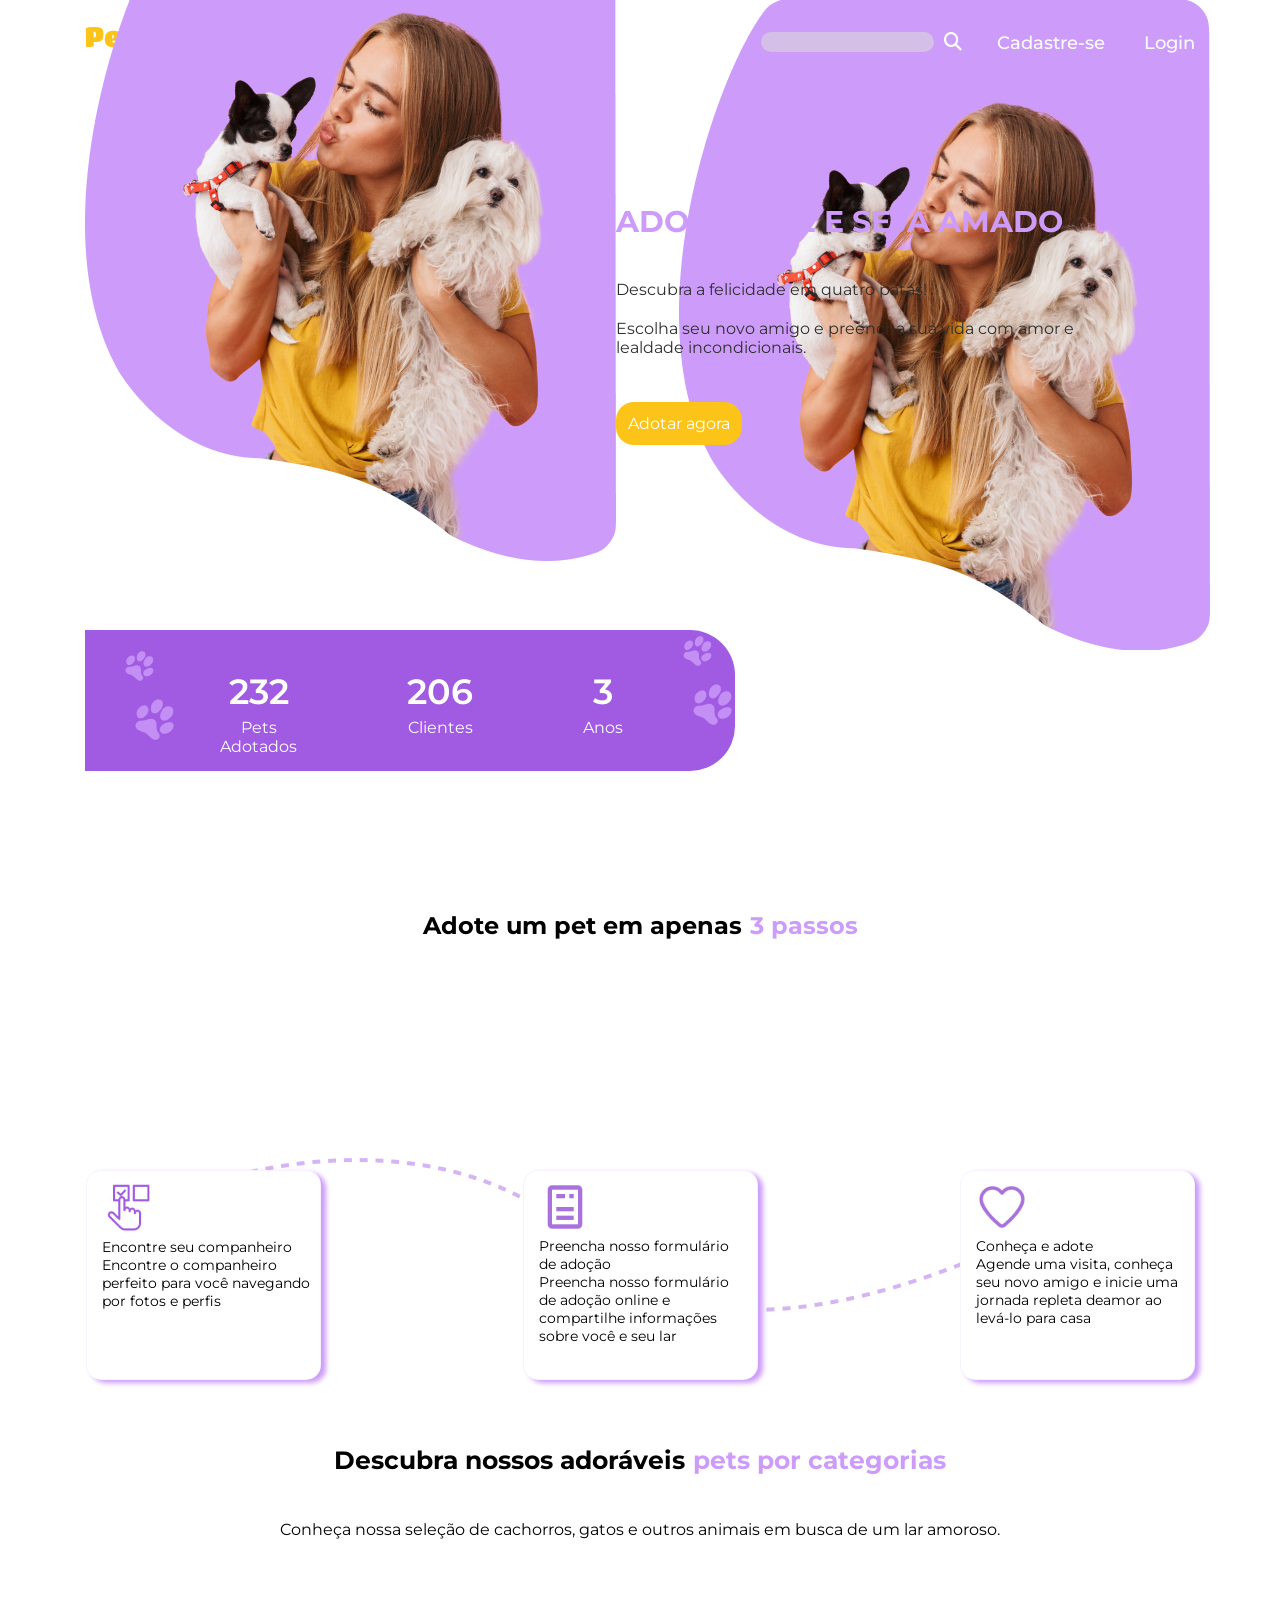
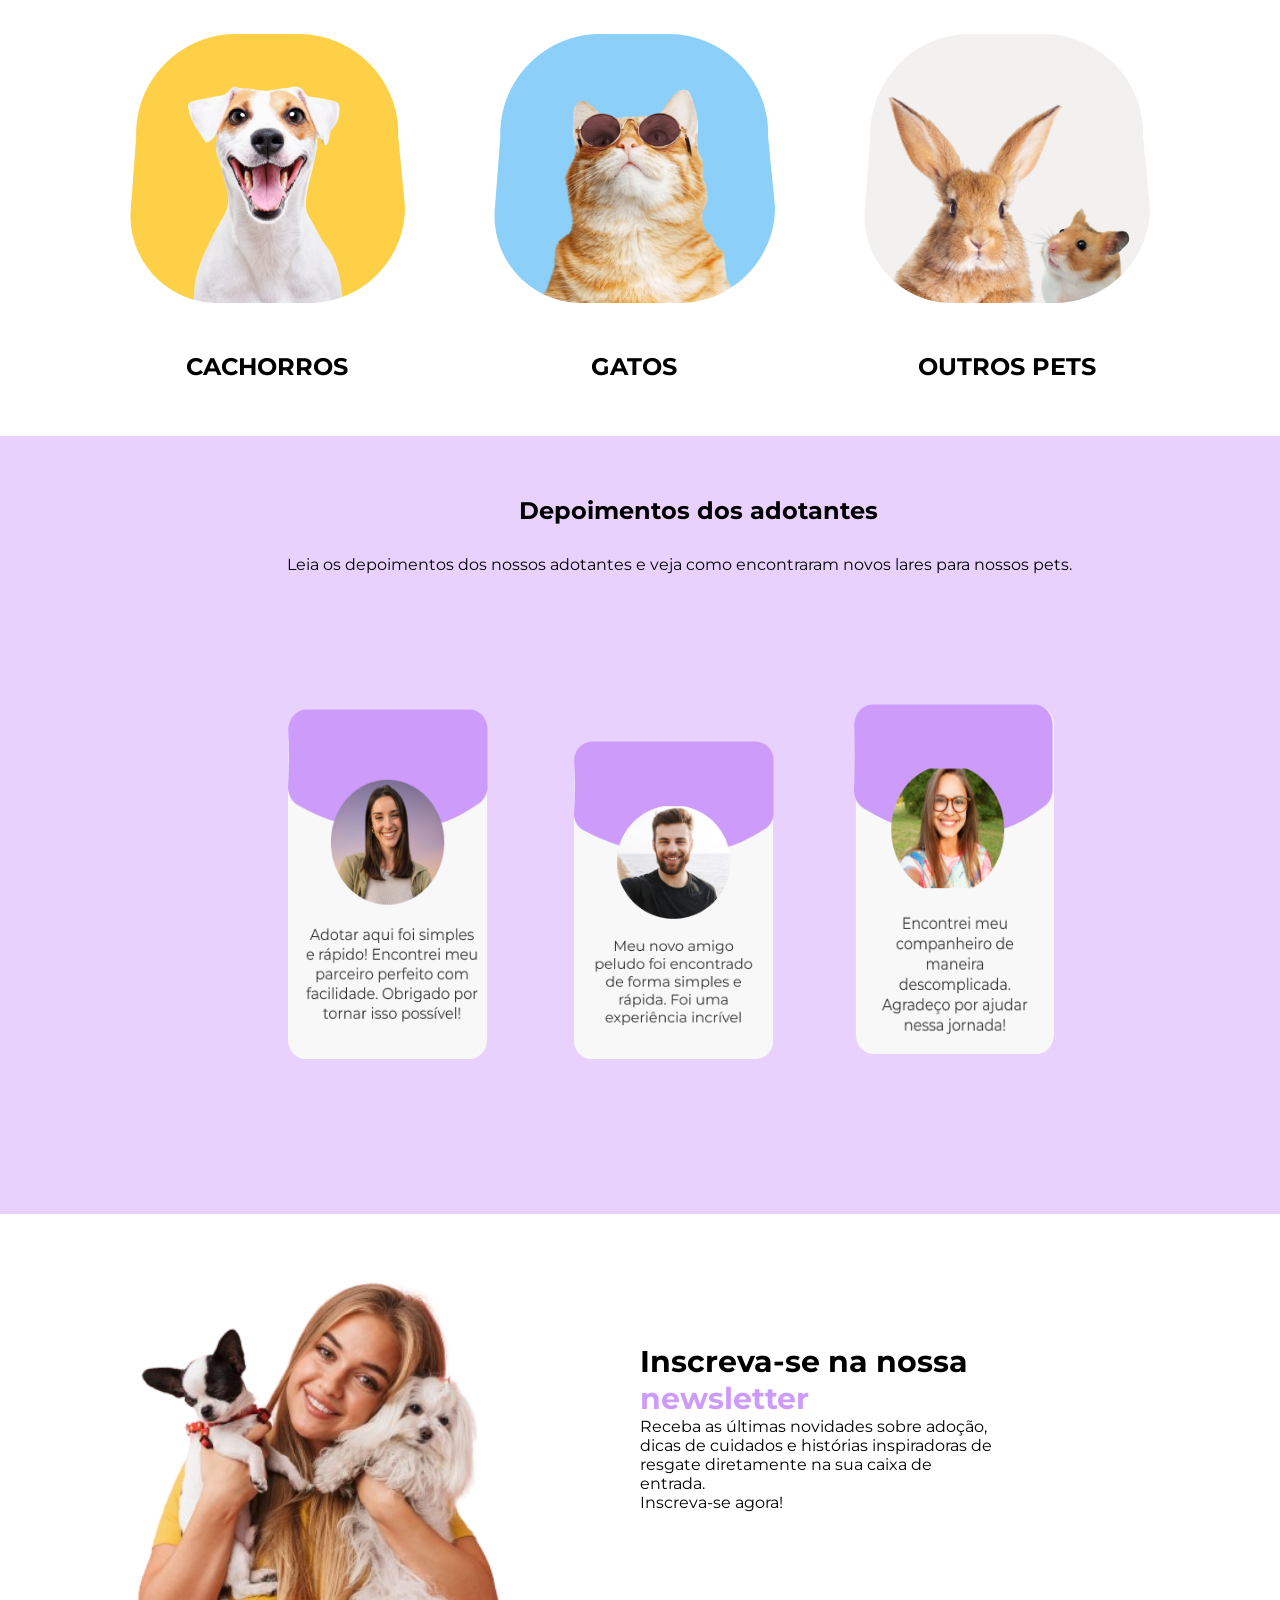
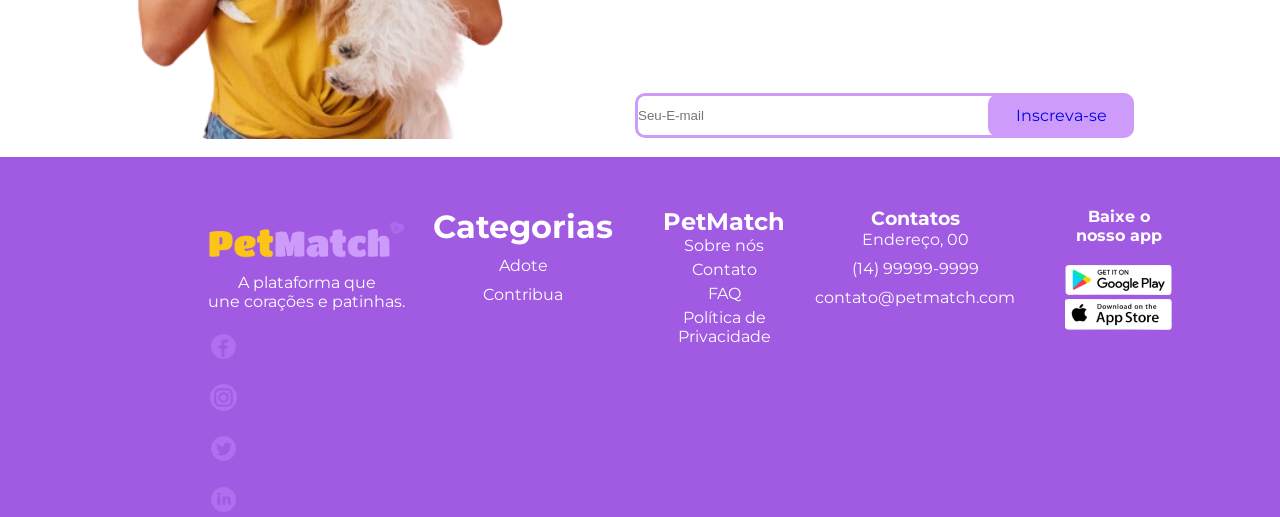
<file: index.html>
<!DOCTYPE html>
<html lang="pt-BR">
  <head>
    <meta charset="UTF-8" />
    <meta name="viewport" content="width=device-width, initial-scale=1.0" />
    <title>PetMatch</title>
    <link rel="preconnect" href="https://fonts.googleapis.com" />
    <link rel="preconnect" href="https://fonts.gstatic.com" crossorigin />
    <link
      rel="stylesheet"
      href="https://cdnjs.cloudflare.com/ajax/libs/font-awesome/6.4.2/css/all.min.css"
      integrity="sha512-z3gLpd7yknf1YoNbCzqRKc4qyor8gaKU1qmn+CShxbuBusANI9QpRohGBreCFkKxLhei6S9CQXFEbbKuqLg0DA=="
      crossorigin="anonymous"
      referrerpolicy="no-referrer"
    />
    <link rel="preconnect" href="https://fonts.googleapis.com" />
    <link rel="preconnect" href="https://fonts.gstatic.com" crossorigin />
    <link
      href="https://fonts.googleapis.com/css2?family=Montserrat:wght@400;700&family=Poppins:wght@400;500;700&display=swap"
      rel="stylesheet"
    />

    <link rel="stylesheet" href="css/main.css" />
  </head>

  <body>
    <header id="cabecalho" class="container imagemBanner">
      <div class="barratopo">
        <div id="logo">
          <img src="./img/logo3.png" alt="" width="150" />
        </div>

        <nav id="menu">
          <ul>
            <li>
              <a href="index.html">Página Inicial</a>
            </li>

            <li>
              <a href="adote-um-amigo.html">Adote</a>
            </li>

            <li>
              <a href="contribucao.html">Contribua</a>
            </li>

          </ul>
        </nav>
        <div id="FormPesquisa">
          <form>
            <input type="text" class="caixa-text" />
            <button type="submit" class="lupa">
              <i class="fa-solid fa-magnifying-glass"></i>
            </button>
          </form>
        </div>

        <div id="botao">
          <a href="cadastre-se.html">Cadastre-se</a>
          <a href="login.html">Login</a>
        </div>
      </div>

      <div id="banner">
        <img src="img/Formato cabeçalho.png" alt="" />
        <div class="mensagem-banner">
          <h1>ADOTE, AME E SEJA AMADO</h1>
          <p>Descubra a felicidade em quatro patas!</p>
          <p>
            Escolha seu novo amigo e preencha sua vida com amor e lealdade
            incondicionais.
          </p>

          <a href="adote-um-amigo.html" class="botao-adotar"> Adotar agora </a>
        </div>
      </div>
    </header>
    <main>
      <div class="container">
        <div class="estastistica">
          <div class="numero">
            <p class="valor">232</p>
            <p>Pets Adotados</p>
          </div>

          <div class="numero">
            <p class="valor">206</p>
            <p>Clientes</p>
          </div>

          <div class="numero">
            <p class="valor">3</p>
            <p>Anos</p>
          </div>

          <div class="icone-pata">
            <img src="/img/Patinhas.png" alt="" />
          </div>
        </div>
      </div>

      <section class="container">
        <h2 class="titulo">Adote um pet em apenas <span> 3 passos </span></h2>
        <div class="passosadote">
          <div class="blocochamada">
            <img src="./img/marcador.png" alt="icone-marcador" />
            <p class="cor">Encontre seu companheiro</p>
            <p class="espaçamento1">
              Encontre o companheiro perfeito para você navegando por fotos e
              perfis
            </p>
          </div>

          <div class="blocochamada bloco-meio">
            <img src="./img/formulario.png" alt="icone-formulario" />
            <p class="cor2">Preencha nosso formulário de adoção</p>
            <p class="espaçamento2">
              Preencha nosso formulário de adoção online e compartilhe
              informações sobre você e seu lar
            </p>
          </div>

          <div class="blocochamada">
            <img src="./img/coracao.png" alt="icone-coracao" />
            <p class="cor3">Conheça e adote</p>
            <p class="espaçamento3">
              Agende uma visita, conheça seu novo amigo e inicie uma jornada
              repleta deamor ao levá-lo para casa
            </p>
          </div>
        </div>
      </section>

      <section class="container">
        <h3>Descubra nossos adoráveis <span> pets por categorias </span></h3>
        <div id="selecaoDeCachorros">
          <div>
            <p>
              Conheça nossa seleção de cachorros, gatos e outros animais em
              busca de um lar amoroso.
            </p>
          </div>
        </div>
      </section>

      <section class="container bloco-pet">
        
        <div class="bloco">
          <img src="./img/cachorro-icone.png" alt="" >
          <h2 class="caramelo">CACHORROS</h2>
        </div>
        <div class="bloco">
          <img src="./img/gato-icone.png" alt="" >
          <h2 class="caramelo">GATOS</h2>
        </div>
        <div class="bloco">
          <img src="./img/outrospets.png" alt="" >
          <h2 class="caramelo">OUTROS PETS</h2>
        </div>
      </section>

      <section class="container4">
        <div class="bloco-depoimentos">
          <h1 class="depoimento">Depoimentos dos adotantes</h1>
          <p class="depoimento1">
            Leia os depoimentos dos nossos adotantes e veja como encontraram
            novos lares para nossos pets.
          </p>
        

        <div class="depoimentos2">
          <img src="./img/depoimentos2.png" alt="" class="testimony1" />

          <img src="./img/depoimentos1.png" alt="" class="testimony2" />
          <img src="./img/depoimentos3.png" alt="" class="testimony3" />
        </div>
      </section>

      <section class="se-inscreva">
        <div class="imagem">
          <img src="./img/imagem-dog.png" alt="" width="750" />
          <h1 class="boletin">
            Inscreva-se na nossa <br /><span class="roxo">newsletter </span>
          </h1>
          <p class="ultimas">
            Receba as últimas novidades sobre adoção, <br />
            dicas de cuidados e histórias inspiradoras de <br />
            resgate diretamente na sua caixa de entrada. <br />
            Inscreva-se agora!
          </p>
        </div>

        <div class="formulario">
          <!-- <form action="#" class="caixa-mensagem"></form> -->
          <input type="text" placeholder="Seu-E-mail" class="pesquisa" />
         <div>
          <a href="cadastre-se.html" class="botao">Inscreva-se</a>
        </div>
        </div>
      </section>

      <footer class="rodape">
        <div class="logo">
          <img src="./img/logo3.png" alt="" width="200" />
          <a href="#" class="texto"
            >A plataforma que <br />
            une corações e patinhas.</a
          >
         <a href="#"><img src="./img/facebook.png" alt="facebok" class="imgf" /></a> 
          <a href="#"><img src="./img/instagram.png" alt="instagram" /></a>
          <a href="#"><img src="./img/twiter.png" alt="twiter" /></a>
          <a href="#"><img src="./img/linkedin.png" alt="linkedin" /></a>
        </div>
        <div class="categorias">
          <h1>Categorias</h1>
          <a href="adote-um-amigo.html">Adote</a>
          <a href="contribucao.html">Contribua</a>
          <!-- <a href="#">Blog</a> -->
        </div>

        <div class="pet-match">
          <h2>PetMatch</h2>
          <a href="sobre-nos.html">Sobre nós</a>
          <a href="contato.html">Contato</a>
          <a href="faq.html">FAQ</a>
          <a href="politica.html">Política de Privacidade</a>
        </div>

        <div class="Contatos">
          <h3>Contatos</h3>
          <a href="#">Endereço, 00</a>
          <a href="#">(14) 99999-9999</a>
          <a href="#">contato@petmatch.com</a>
        </div>

        <div class="baixe-apps">
          <h4>Baixe o nosso app</h4>
          <img src="./img/playstore.png" alt="playstore" />
          <img src="./img/appstore.png" alt="appstore" />
        </div>
      </footer>
    </main>

    <script src="./js/main.js"></script>
  </body>
</html>
</file>
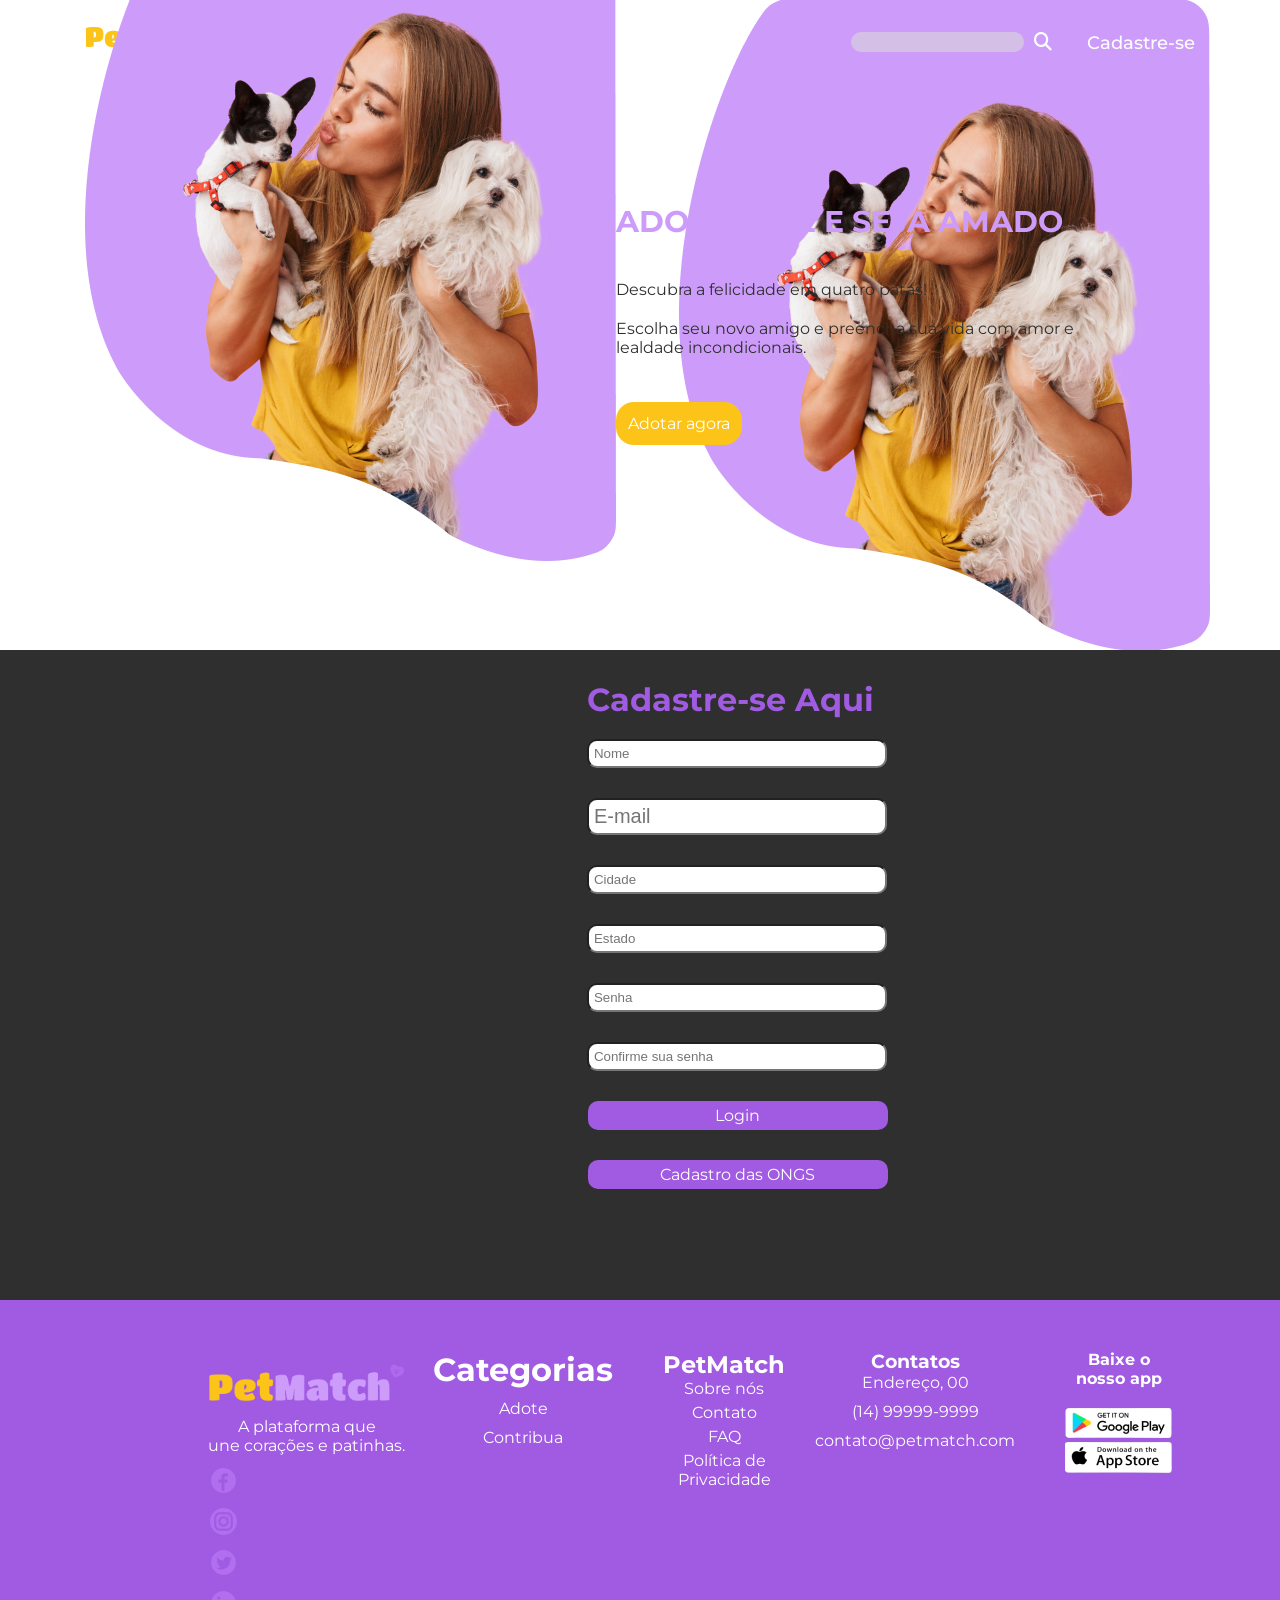
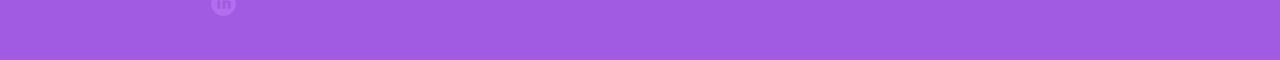
<file: cadastre-se.html>
<!DOCTYPE html>
<html lang="pt-BR">
  <head>
    <meta charset="UTF-8" />
    <meta name="viewport" content="width=device-width, initial-scale=1.0" />
    <title>PetMatch</title>
    <link rel="preconnect" href="https://fonts.googleapis.com" />
    <link rel="preconnect" href="https://fonts.gstatic.com" crossorigin />
    <link
      rel="stylesheet"
      href="https://cdnjs.cloudflare.com/ajax/libs/font-awesome/6.4.2/css/all.min.css"
      integrity="sha512-z3gLpd7yknf1YoNbCzqRKc4qyor8gaKU1qmn+CShxbuBusANI9QpRohGBreCFkKxLhei6S9CQXFEbbKuqLg0DA=="
      crossorigin="anonymous"
      referrerpolicy="no-referrer"
    />
    <link rel="preconnect" href="https://fonts.googleapis.com" />
    <link rel="preconnect" href="https://fonts.gstatic.com" crossorigin />
    <link
      href="https://fonts.googleapis.com/css2?family=Montserrat:wght@400;700&family=Poppins:wght@400;500;700&display=swap"
      rel="stylesheet"
    />

    <link rel="stylesheet" href="css/main.css" />
  </head>

  <body>
    <header id="cabecalho" class="container imagemBanner">
      <div class="barratopo">
        <div id="logo">
          <img src="./img/logo3.png" alt="" width="150" />
        </div>

        <nav id="menu">
          <ul>
            <li>
              <a href="index.html">Página Inicial</a>
            </li>

            <li>
              <a href="adote-um-amigo.html">Adote</a>
            </li>

            <li>
              <a href="contribucao.html">Contribua</a>
            </li>

            <!-- <li>
                        <a href="#">Blog</a>
                    </li> -->
          </ul>
        </nav>
        <div id="FormPesquisa">
          <form>
            <input type="text" class="caixa-text" />
            <button type="submit" class="lupa">
              <i class="fa-solid fa-magnifying-glass"></i>
            </button>
          </form>
        </div>

        <div id="botao">
          <a href="cadastre-se.html">Cadastre-se</a>
        </div>
      </div>

      <div id="banner">
        <img src="img/Formato cabeçalho.png" alt="" />
        <div class="mensagem-banner">
          <h1>ADOTE, AME E SEJA AMADO</h1>
          <p>Descubra a felicidade em quatro patas!</p>
          <p>
            Escolha seu novo amigo e preencha sua vida com amor e lealdade
            incondicionais.
          </p>

          <a href="adote-um-amigo.html" class="botao-adotar"> Adotar agora </a>
        </div>
      </div>
    </header>
    <main>
      <div class="cadastre-se">
        <div class="cadastro">
          <h1 class="texto1">Cadastre-se Aqui</h1>
          <input type="text" placeholder="Nome" class="name" />
          <input type="text" placeholder="E-mail" class="email" />
          <input type="text" placeholder="Cidade" class="city" />
          <input type="text" placeholder="Estado" class="uf" />
          <input type="password" placeholder="Senha" class="sen" />
          <input
            type="password"
            placeholder="Confirme sua senha"
            class="Confirme"
          />
        </div>

        <div>
          <a href="login.html" class="gin">Login</a>
        
        
          <a href="cadastro-ongs.html" class="ONGS">Cadastro das ONGS</a>
        </div>
      </div>

      <footer class="rodape">
        <div class="logo">
          <img src="./img/logo3.png" alt="" width="200" />
          <a href="#" class="texto"
            >A plataforma que <br />
            une corações e patinhas.</a
          >
          <img src="./img/facebook.png" alt="facebok" class="imgf" />
          <img src="./img/instagram.png" alt="instagram" />
          <img src="./img/twiter.png" alt="twiter" />
          <img src="./img/linkedin.png" alt="linkedin" />
        </div>
        <div class="categorias">
          <h1>Categorias</h1>
          <a href="adote-um-amigo.html">Adote</a>
          <a href="contribucao.html">Contribua</a>
          <!-- <a href="#">Blog</a> -->
        </div>

        <div class="pet-match">
          <h2>PetMatch</h2>
          <a href="sobre-nos.html">Sobre nós</a>
          <a href="contato.html">Contato</a>
          <a href="faq.html">FAQ</a>
          <a href="politica.html">Política de Privacidade</a>
        </div>

        <div class="Contatos">
          <h3>Contatos</h3>
          <a href="#">Endereço, 00</a>
          <a href="#">(14) 99999-9999</a>
          <a href="#">contato@petmatch.com</a>
        </div>

        <div class="baixe-apps">
          <h4>Baixe o nosso app</h4>
          <img src="./img/playstore.png" alt="playstore" />
          <img src="./img/appstore.png" alt="appstore" />
        </div>
      </footer>
    </main>

    <script src="./js/main.js"></script>
  </body>
</html>
</file>
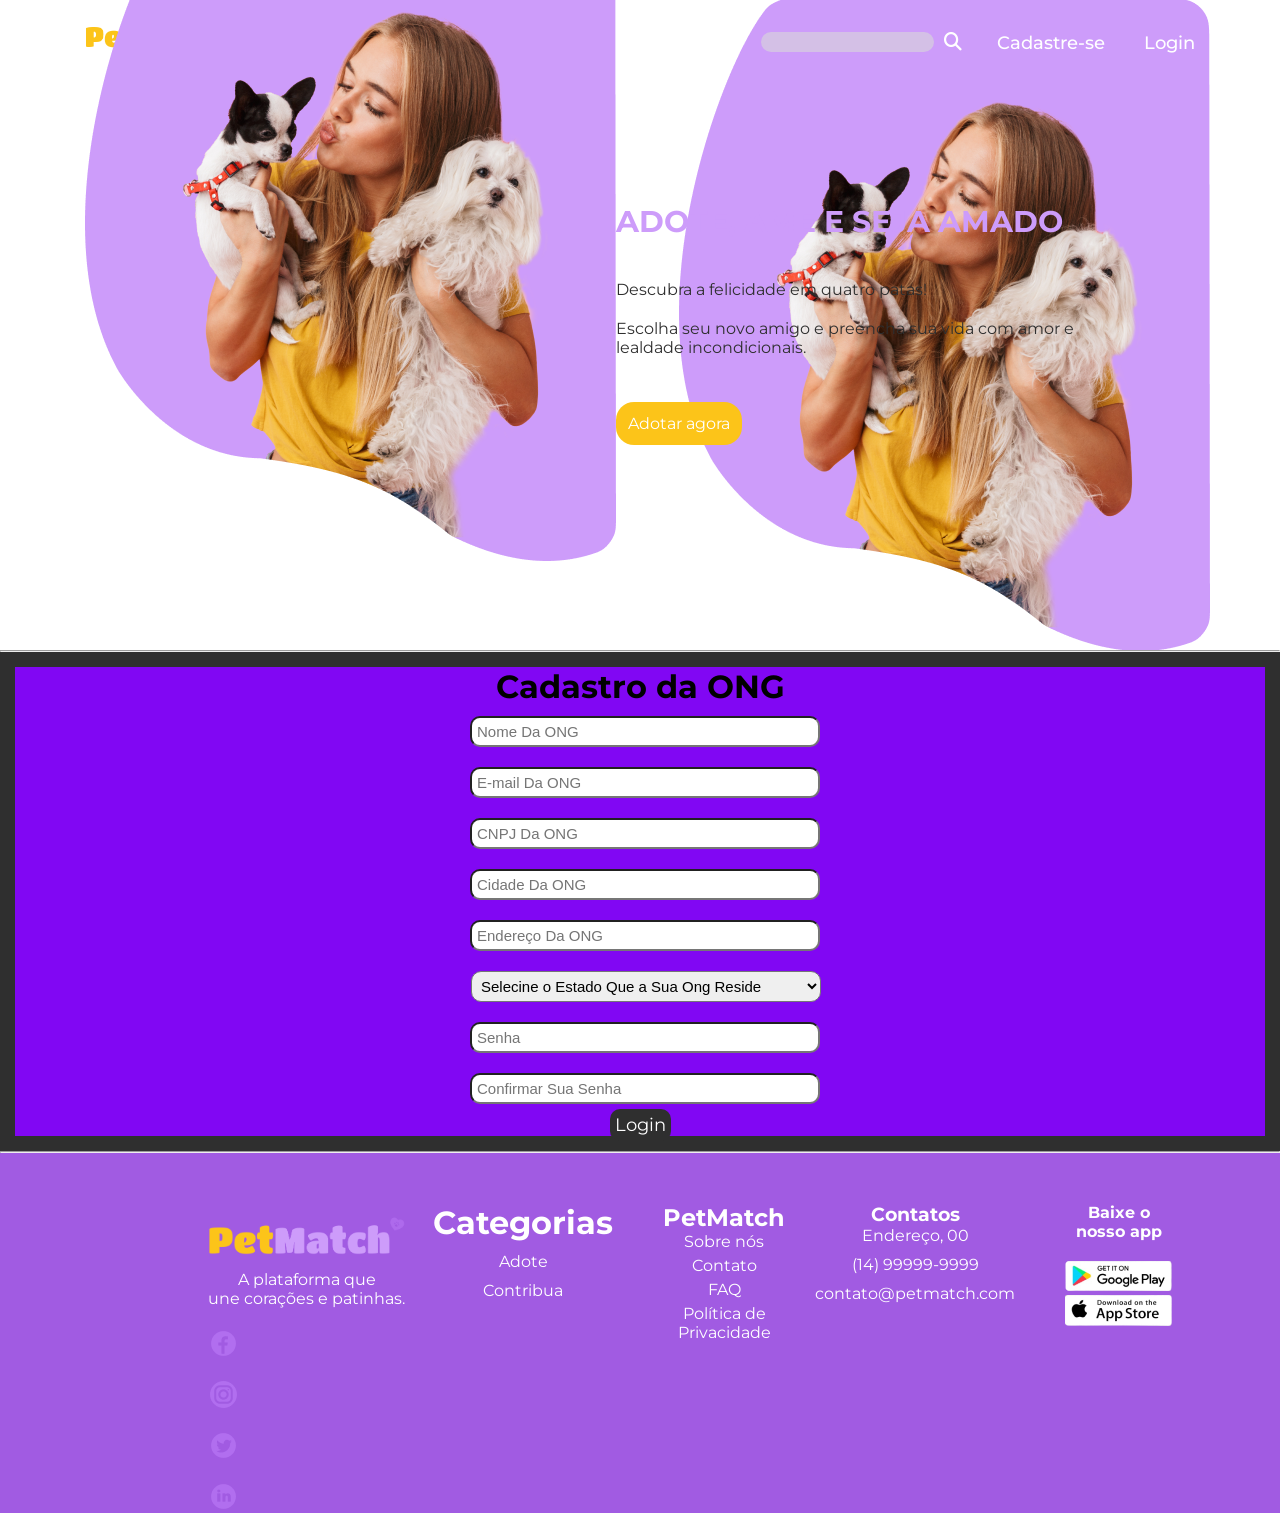
<file: cadastro-ongs.html>
<!DOCTYPE html>
<html lang="pt-BR">
  <head>
    <meta charset="UTF-8" />
    <meta name="viewport" content="width=device-width, initial-scale=1.0" />
    <title>Cadastro das ONGS</title>
    <link rel="preconnect" href="https://fonts.googleapis.com" />
    <link rel="preconnect" href="https://fonts.gstatic.com" crossorigin />
    <link
      rel="stylesheet"
      href="https://cdnjs.cloudflare.com/ajax/libs/font-awesome/6.4.2/css/all.min.css"
      integrity="sha512-z3gLpd7yknf1YoNbCzqRKc4qyor8gaKU1qmn+CShxbuBusANI9QpRohGBreCFkKxLhei6S9CQXFEbbKuqLg0DA=="
      crossorigin="anonymous"
      referrerpolicy="no-referrer"
    />
    <link rel="preconnect" href="https://fonts.googleapis.com" />
    <link rel="preconnect" href="https://fonts.gstatic.com" crossorigin />
    <link
      href="https://fonts.googleapis.com/css2?family=Montserrat:wght@400;700&family=Poppins:wght@400;500;700&display=swap"
      rel="stylesheet"
    />

    <link rel="stylesheet" href="css/main.css" />
  </head>

  <body>
    <header id="cabecalho" class="container imagemBanner">
      <div class="barratopo">
        <div id="logo">
          <img src="./img/logo3.png" alt="" width="150" />
        </div>

        <nav id="menu">
          <ul>
            <li>
              <a href="index.html">Página Inicial</a>
            </li>

            <li>
              <a href="adote-um-amigo.html">Adote</a>
            </li>

            <li>
              <a href="contribucao.html">Contribua</a>
            </li>
          </ul>
        </nav>
        <div id="FormPesquisa">
          <form>
            <input type="text" class="caixa-text" />
            <button type="submit" class="lupa">
              <i class="fa-solid fa-magnifying-glass"></i>
            </button>
          </form>
        </div>

        <div id="botao">
          <a href="cadastre-se.html">Cadastre-se</a>
          <a href="login.html">Login</a>
        </div>
      </div>

      <div id="banner">
        <img src="img/Formato cabeçalho.png" alt="" />
        <div class="mensagem-banner">
          <h1>ADOTE, AME E SEJA AMADO</h1>
          <p>Descubra a felicidade em quatro patas!</p>
          <p>
            Escolha seu novo amigo e preencha sua vida com amor e lealdade
            incondicionais.
          </p>

          <a href="adote-um-amigo.html" class="botao-adotar"> Adotar agora </a>
        </div>
      </div>
    </header>
    <main>
      <hr />
      <div class="container-Ongs">
        <div class="bloco-Ong">
          <h1 class="texto-Ong">Cadastro da ONG</h1>
          <p>
            <label for="nomeong" name="nomeong" id="nomeong"></label>
            <input type="text" placeholder="Nome Da ONG" id="nomeong" />
          </p>
          <p>
            <label for="email" name="email" id="emailong"></label>
            <input type="text" placeholder="E-mail Da ONG" id="emailong" />
          </p>
          <p>
            <label for="cnpjong" name="cnpjong" id="cnpjong"></label>
            <input type="text" placeholder="CNPJ Da ONG" id="cnpjong" />
          </p>
          <p>
            <label for="cidadeong" name="cidadeong" id="cidadeong"></label>
            <input type="text" placeholder="Cidade Da ONG" id="cidadeong" />
          </p>
          <p>
            <label
              for="enderecoong"
              name="enderecoong"
              id="enderecoong"
            ></label>
            <input type="text" placeholder="Endereço Da ONG" id="enderecoong" />
          </p>
          <p>
            <select name="estado" id="estadoong" >
              <option value="">Selecine o Estado Que a Sua Ong Reside</option>
              <option value="AC">Acre</option>
              <option value="AL">Alagoas</option>
              <option value="AP">Amapá</option>
              <option value="AM">Amazonas</option>
              <option value="BA">Bahia</option>
              <option value="CE">Ceará</option>
              <option value="DF">Distrito Federal</option>
              <option value="ES">Espírito Santo</option>
              <option value="GO">Goiás</option>
              <option value="MA">Maranhão</option>
              <option value="MT">Mato Grosso</option>
              <option value="MS">Mato Grosso do Sul</option>
              <option value="MG">Minas Gerais</option>
              <option value="PA">Pará</option>
              <option value="PB">Paraíba</option>
              <option value="PR">Paraná</option>
              <option value="PE">Pernambuco</option>
              <option value="PI">Piauí</option>
              <option value="RJ">Rio de Janeiro</option>
              <option value="RN">Rio Grande do Norte</option>
              <option value="RS">Rio Grande do Sul</option>
              <option value="RO">Rondônia</option>
              <option value="RR">Roraima</option>
              <option value="SC">Santa Catarina</option>
              <option value="SP">São Paulo</option>
              <option value="SE">Sergipe</option>
              <option value="TO">Tocantins</option>
            </select>
          </p>
          <p>
            <label for="senhaong" name="senhaong" id="senhaong"></label>
            <input type="password" placeholder="Senha" id="senhaong" />
          </p>
          <p>
            <label
              for="confirmarsenha "
              name="confirmarsenha"
              id="confirmarsenha"
            ></label>
            <input
              type="password"
              placeholder="Confirmar Sua Senha"
              id="confirmarsenha"
            />

           
          </p>
          <a href="login.html" id="botaoEntrar">Login</a>

        
        </div>
      </div>

      <hr />

      <footer class="rodape">
        <div class="logo">
          <img src="./img/logo3.png" alt="" width="200" />
          <a href="#" class="texto"
            >A plataforma que <br />
            une corações e patinhas.</a
          >
          <a href="#"
            ><img src="./img/facebook.png" alt="facebok" class="imgf"
          /></a>
          <a href="#"><img src="./img/instagram.png" alt="instagram" /></a>
          <a href="#"><img src="./img/twiter.png" alt="twiter" /></a>
          <a href="#"><img src="./img/linkedin.png" alt="linkedin" /></a>
        </div>
        <div class="categorias">
          <h1>Categorias</h1>
          <a href="adote-um-amigo.html">Adote</a>
          <a href="contribucao.html">Contribua</a>
          <!-- <a href="#">Blog</a> -->
        </div>

        <div class="pet-match">
          <h2>PetMatch</h2>
          <a href="sobre-nos.html">Sobre nós</a>
          <a href="contato.html">Contato</a>
          <a href="faq.html">FAQ</a>
          <a href="politica.html">Política de Privacidade</a>
        </div>

        <div class="Contatos">
          <h3>Contatos</h3>
          <a href="#">Endereço, 00</a>
          <a href="#">(14) 99999-9999</a>
          <a href="#">contato@petmatch.com</a>
        </div>

        <div class="baixe-apps">
          <h4>Baixe o nosso app</h4>
          <img src="./img/playstore.png" alt="playstore" />
          <img src="./img/appstore.png" alt="appstore" />
        </div>
      </footer>
    </main>

    <script src="./js/main.js"></script>
  </body>
</html>
</file>
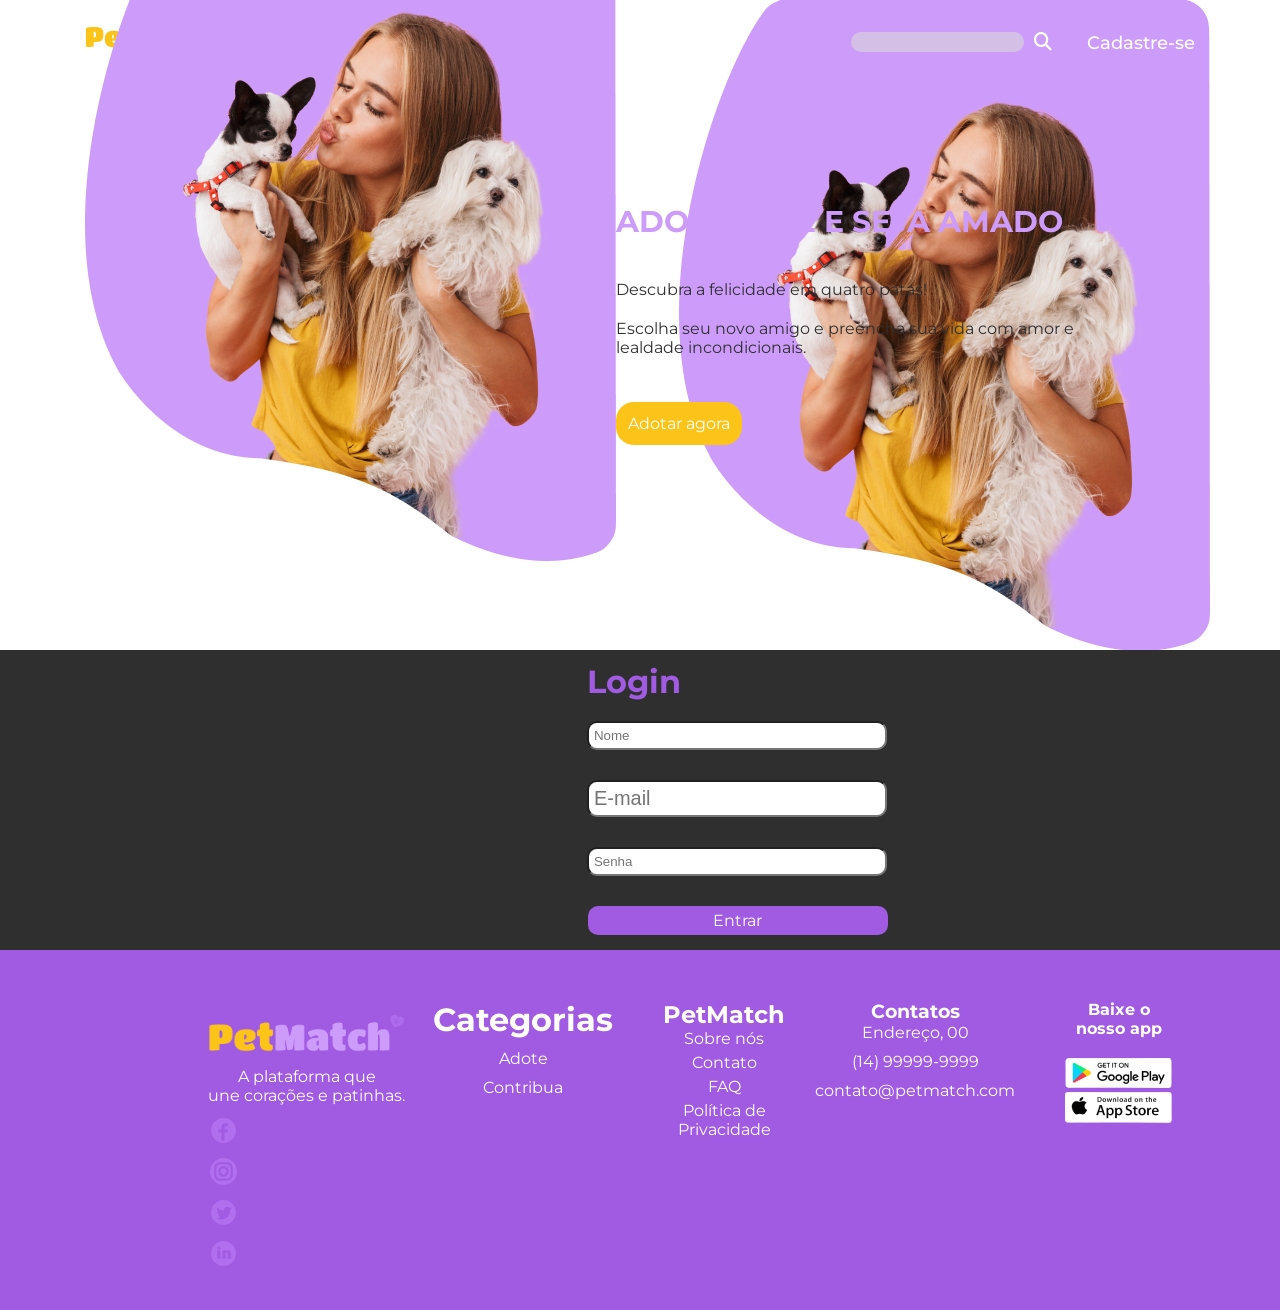
<file: login.html>
<!DOCTYPE html>
<html lang="pt-BR">

<head>
    <meta charset="UTF-8">
    <meta name="viewport" content="width=device-width, initial-scale=1.0">
    <title>PetMatch</title>
    <link rel="preconnect" href="https://fonts.googleapis.com">
    <link rel="preconnect" href="https://fonts.gstatic.com" crossorigin>
    <link rel="stylesheet" href="https://cdnjs.cloudflare.com/ajax/libs/font-awesome/6.4.2/css/all.min.css"
        integrity="sha512-z3gLpd7yknf1YoNbCzqRKc4qyor8gaKU1qmn+CShxbuBusANI9QpRohGBreCFkKxLhei6S9CQXFEbbKuqLg0DA=="
        crossorigin="anonymous" referrerpolicy="no-referrer" />
    <link rel="preconnect" href="https://fonts.googleapis.com">
    <link rel="preconnect" href="https://fonts.gstatic.com" crossorigin>
    <link
        href="https://fonts.googleapis.com/css2?family=Montserrat:wght@400;700&family=Poppins:wght@400;500;700&display=swap"
        rel="stylesheet">


    <link rel="stylesheet" href="css/main.css">

</head>

<body>
    <header id="cabecalho" class="container imagemBanner">
        <div class="barratopo">
            <div id="logo">
                <img src="./img/logo3.png" alt="" width="150">
            </div>

            <nav id="menu">
                <ul>
                    <li>
                        <a href="index.html">Página Inicial</a>
                    </li>

                    <li>
                        <a href="adote-um-amigo.html">Adote</a>
                    </li>

                    <li>
                        <a href="contribucao.html">Contribua</a>
                    </li>

                    <!-- <li>
                        <a href="#">Blog</a>
                    </li> -->

                </ul>
            </nav>
            <div id="FormPesquisa">
                <form>

                    <input type="text" class="caixa-text">
                    <button type="submit" class="lupa"><i class="fa-solid fa-magnifying-glass"></i></button>
                </form>

            </div>

            <div id="botao">
                <a href="cadastre-se.html">Cadastre-se</a>
            </div>

        </div>

        <div id="banner">
            <img src="img/Formato cabeçalho.png" alt="">
            <div class="mensagem-banner">
                <h1>ADOTE, AME E SEJA AMADO</h1>
                <p>Descubra a felicidade em quatro patas!</p>
                <p>Escolha seu novo amigo e preencha sua vida com amor e lealdade incondicionais.</p>

                <a href="#" class="botao-adotar">
                    Adotar agora
                </a>
            </div>

        </div>

    </header>
    <main>

        <div class="cadastre-se1">
            <div class="cadastro">
                <h1 class="texto1">Login</h1>
                <input type="text" placeholder="Nome" class="name">
                <input type="text" placeholder="E-mail" class="email">
                <input type="password" placeholder="Senha" class="sen">
                
                

            </div>
            <a href="index.html" class="gin">Entrar</a>
        </div>


        <footer class="rodape">
            <div class="logo">
                <img src="./img/logo3.png" alt="" width="200">
                <a href="#" class="texto">A plataforma que <br> une corações e patinhas.</a>
                <img src="./img/facebook.png" alt="facebok" class="imgf">
                <img src="./img/instagram.png" alt="instagram">
                <img src="./img/twiter.png" alt="twiter">
                <img src="./img/linkedin.png" alt="linkedin">
            </div>
            <div class="categorias">
                <h1>Categorias</h1>
                <a href="adote-um-amigo.html">Adote</a>
                <a href="contribucao.html">Contribua</a>
                <!-- <a href="#">Blog</a> -->
    
            </div>
    
            <div class="pet-match">
                <h2>PetMatch</h2>
                <a href="sobre-nos.html">Sobre nós</a>
                <a href="contato.html">Contato</a>
                <a href="faq.html">FAQ</a>
                <a href="politica.html">Política de Privacidade</a>
    
            </div>
    
            <div class="Contatos">
                <h3>Contatos</h3>
                <a href="#">Endereço, 00</a>
                <a href="#">(14) 99999-9999</a>
                <a href="#">contato@petmatch.com</a>
    
            </div>
    
            <div class="baixe-apps">
                <h4>Baixe o nosso app</h4>
                <img src="./img/playstore.png" alt="playstore">
                <img src="./img/appstore.png" alt="appstore">
    
            </div>
    
        </footer>

       
       



    </main>

    <script src="./js/main.js"></script>
</body>

</html>
</file>
<file: css/main.css>
* {
    box-sizing: border-box;
    margin: 0;
    padding: 0;
    text-decoration: none;

}

:root {
    --primaria: #cd9cfa;
    --segundaria: #FCC419;
    --texto: #2f2f2f;
}

body {
    font-family: 'Montserrat', sans-serif;


}

.container {
    max-width: 1140px;
    margin: 0 auto;
    padding-left: 15px;
    padding-right: 15px;
}

.barratopo {
    display: flex;
    justify-content: space-between;
    align-items: center;
    padding-top: 10px;
    padding-bottom: 10px;
    height: 85px;

}

#logo {
    margin-top: -13px;
}

#menu ul {
    display: flex;
    list-style: none;
    margin-top: 10px;
    padding-left: 70px;
}

#menu ul li {
    margin-left: 15px;
    margin-right: 15px;
    padding-bottom: 23px;
    padding-top: 2px;
}

#menu ul li:hover {
    background-image: url("../img/osso.png");
    background-repeat: no-repeat;
    background-position: bottom;


}

#menu ul li a {
    color: var(--texto);
    font-family: 'Quicksand', sans-serif;
    font-size: 18px;
    font-weight: 500;


}

.paginainterna .lupa {
    color: #2f2f2f !important;
}

.paginainterna #botao a {
    color: #2f2f2f !important;
}

.imagemBanner {
    background: url(../img/cabecalho.png);
    background-repeat: no-repeat;
    background-position: right;
    height: 650px;
}

#banner {
    display: flex;
    align-items: center;
    height: calc(100% - 350px);
}

.mensagem-banner h1 {
    color: var(--primaria);
    padding-top: 90px;
    padding-bottom: 20px;
    font-size: 30px;

}

.mensagem-banner p {
    color: var(--texto);
    padding-top: 20px;
    width: 500px;
    font-size: 16px;

}

.botao-adotar {
    background-color: var(--segundaria);
    padding: 12px 12px;
    border-radius: 18px;
    position: absolute;
    margin-top: 45px;
    color: #ffff;
    font-size: 16px;
}

.caixa-text {
    border-radius: 15px;
    background-color: #d9d9d9;
    opacity: 60%;
    height: 20px;
    width: 100%;
    border: solid 2px #d9d9d9;

}

#botao a {
    padding-left: 35px;
    color: #ffff;
    font-weight: 500;
    font-size: 18px;
}

.lupa {
    background: none;
    border: none;
    color: #ffff;
    font-size: 18px;
    padding-left: 10px;
    font-family: 'Quicksand', sans-serif;

}

#FormPesquisa {
    margin-left: auto;
}

#FormPesquisa form {
    display: flex;
}

.estastistica {
    display: flex;
    background-color: #A15BE2;
    width: 650px;
    height: 141px;
    margin-top: -20px;
    padding-left: 80px;
    border-top-right-radius: 45px;
    border-bottom-right-radius: 45px;
    background-image: url("../img/Patinhas.png");
    background-repeat: no-repeat;
    background-position: 35px 15px;

}

.numero {
    padding: 55px;
    color: #ffff;
    font-size: 16px;
    text-align: center;

}

.valor {
    font-size: 35px;
    font-weight: 600;
    padding-bottom: 5px;
    margin-top: -15px;
}

.titulo {
    display: flex;
    justify-content: center;
    padding-top: 95px;
    padding-bottom: 105px;

}

.container span {
    color: var(--primaria);
    padding-left: 8px;
}

.passosadote {
    display: flex;
    justify-content: space-between;
    gap: 200px;
    background-image: url("../img/traco.png");
    background-repeat: no-repeat;
    background-position: center;

}

.blocochamada {
    border: solid 1px #cc9cfa24;
    border-radius: 15px;
    padding: 10px;
    box-shadow: 5px 3px 5px #cd9cfa;
    background-color: #fff;
    margin-top: 80px;
    padding-left: 15px;
    margin-left: 1px;
    font-size: 14px;
    width: 235px;
    height: 210px;

}

.container h3 {
    display: flex;
    justify-content: center;
    padding-top: 65px;
    font-size: 25px;

}

#selecaoDeCachorros {
    display: flex;
    justify-content: center;
    padding-top: 45px;
    font-size: 16px;
}

.bloco-pet {
    display: flex;
    justify-content: space-around;
    align-items: center;
    margin-top: 95px;
}

.caramelo {
    text-align: center;
}

.container3 {
    display: flex;
    margin: 150px;
    padding: 150px;
    padding-left: 150px;
    margin-top: 20px;
    font-size: 20px;
    justify-content: center;
    align-items: center;
}

.container4 {
    text-align: center;
    display: flex;
    margin-left: -80%;
    background-color: #cd9cfa73;
    padding-left: 84%;
    padding-top: 150px;
    width: -20%;
    margin-top: 10px;
    box-shadow: #cd9cfa73;

}


.container4 {
    text-align: center;
    justify-content: center;
    align-items: center;
    margin-left: -6%;
    padding-left: 4%;
    padding-right: 0%;
}






.bloco-depoimentos {
    text-align: center;
    align-items: center;
    justify-content: center;
    padding: 60px;
    margin-left: 0px;

}

.depoimento {
    padding-left: 300px;
    padding-top: -900px;
    margin-top: -150px;
    margin-left: -15%;
}



.depoimento1 {
    margin-left: -10%;
    padding-top: 160px;
    padding: 30px;
    padding-left: 240px;

}

.depoimentos2 {
    margin-left: 45%;
}






.testimony1 {
    padding: 100px;
    margin-left: -115%;
    margin-top: 5px;
    width: 400px;
    height: 550px;

}

.testimony2 {
    padding: 100px;
    margin-left: -118px;
    height: 700;
    width: 400px;
    margin-top: 5px;
}

.testimony3 {
    display: flex;
    padding-top: 900px;
    margin-top: -559px;
    padding: 100px;
    margin-left: 31%;
    padding-top: -70px;
    width: 400px;
    height: 550px;
}


.formulario {
    display: flex;
    align-items: center;
    justify-content: center
}

.se-inscreva {
    display: flex;


}



.imagem {
    margin-left: 100px;
    margin-top: 75px;

}


.boletin {
    margin-left: 650px;
    margin-top: -400px;
    font-size: 30px;
    align-items: center;

}

.roxo {
    color: #cd9cfa;
}


.ultimas {
    margin-left: 650px;
    font-size: 16px;
}





.pesquisa {

    margin-top: 460px;
    width: 499px;
    height: 45px;
    border-radius: 10px;
    border: 3px solid #cd9cfa;
    background: #fff;
    margin-left: -360px;

}




.botao {
    display: inline-block;
    grid-column: 10px;
    margin-left: -100%;
    align-items: center;
    padding-left: 1px;
    margin-top: 315%;
    background-color: #cd9cfa;
    width: 146px;
    height: 43px;
    border: 0px 10px 10px 0px;
    border-radius: 10px;
    font-size: 16px;


}


.botao {
    top: 50px;
    left: 50px;


}

.botao {
    justify-content: center;
    align-items: center;
}


.botao {
    display: grid;
}


.botao {
    grid-column: 1;
    grid-row: 1;
}




.caixa-mensagem {
    display: flex;
    width: 499px;
    height: 45px;
    margin-left: -480px;
    padding-left: 580px;
    padding: 300px;

}



.rodape {
    justify-content: center;
    text-align: center;
    display: flex;
    background-color: #A15BE2;
    color: #fff;
    height: 360px;
    padding-top: 50px;
    padding-right: 350px;

}


.imagem {
    margin-left: -10%;
    margin-top: 24.6px;
    margin-bottom: 245px;
}

.imagem {
    margin-left: -650px;
}

.imagem {
    padding-left: 50%;
}


.logo a {
    display: flex;
    font-size: 16px;
    margin-top: 10px;
    color: #fff
}

.logo img {
    display: flex;
    margin-top: 10px;
    margin-left: 450px;

}

.texto {
    margin-left: -150px;
}


.img {
    margin-left: 50px;

}


/*.redeSocial{
    
}*/



.categorias {

    margin-left: 25px;
    display: block;
}


.categorias a {
    margin-top: 10px;
    display: block;
    color: #fff;

}

.pet-match {
    margin-left: 50px;


}


.pet-match a {
    display: block;
    margin-bottom: 5px;
    color: #fff;


}



.Contatos {
    margin-left: 30px;

}

.Contatos a {
    display: block;
    margin-bottom: 10px;
    color: #fff;



}


.baixe-apps {
    display: block;
    margin-bottom: 1px;

    margin-left: 50px;

}



.baixe-apps h4 {
    margin-bottom: 20px;
    display: block;
}



/* css da pagina-contribuir */
.bannerprincipal {
    display: flex;
}

.mensagem {
    text-align: center;
    padding: 55px;
    font-size: 25px;
    margin-top: 75px;

}

.textoamarelo {
    color: var(--segundaria) !important;
    font-family: 'Quicksand', sans-serif;
    font-size: 25px;
}

.botoes {
    display: flex;
    padding: 35px;
    margin-top: 25px;
    justify-content: space-evenly;
}

.botao3 a {
    color: #fff;
    background-color: var(--segundaria);
    padding: 10px 10px;
    align-items: center;
    border-radius: 8px;
    font-size: 18px;
}

.titulo2 {
    display: flex;
    justify-content: center;
    font-size: 30px;
    font-family: 'Quicksand', sans-serif;
    padding-top: 20px;
    padding-bottom: 30px;
}

.doar {
    display: flex;
    justify-content: space-around;
    margin-top: 25px;
    margin-bottom: 35px;
}

.imgnumero {
    display: flex;
    align-items: center;
}

.formascontribuir {
    display: flex;
    justify-content: space-evenly;
    text-align: center;
    margin-bottom: 30px;

}
.textindicativo{
    text-align: center;
    margin: 100px 0px;
    

}
.textindicativo h2{
    font-weight: 500;
    font-size: clamp(25px, 3vw, 35px);
}

/* termino da da pagina contribuir */


/*inicio da pagina cadastra-se*/

.texto1 {
    color: #A15BE2;
    margin-left: 43%;
    margin-bottom: 20px;

}

.cadastre-se {
    background-color: #2f2f2f;
    height: 530px;
    padding-top: 30px;
    height: 650px;
}


.cadastro {
    margin-left: 5%;

}


.name {
    display: block;
    margin-left: 43%;
    margin-bottom: 30px;
    padding: 5px;
    border-radius: 10px;
    width: 300px;
}


.email {
    display: block;
    margin-left: 43%;
    margin-bottom: 30px;
    padding: 5px;
    border-radius: 10px;
    width: 300px;
}

.city {
    display: block;
    margin-left: 43%;
    margin-bottom: 30px;
    padding: 5px;
    border-radius: 10px;
    width: 300px;

}


.uf {
    display: block;
    margin-left: 43%;
    margin-bottom: 30px;
    padding: 5px;
    border-radius: 10px;
    width: 300px;

}


.sen {
    display: block;
    margin-left: 43%;
    margin-bottom: 30px;
    padding: 5px;
    border-radius: 10px;
    width: 300px;

}



.Confirme {
    display: block;
    margin-left: 43%;
    margin-bottom: 30px;
    padding: 5px;
    border-radius: 10px;
    width: 300px;

}



.gin {
    text-align: center;
    background-color: #A15BE2;
    display: block;
    margin-left: 45.9%;
    margin-bottom: 30px;
    padding: 5px;
    border-radius: 10px;
    width: 300px;
    color: white;

}

.ONGS {

    text-align: center;
    background-color: #A15BE2;
    color: white;
    display: block;
    margin-left: 45.9%;
    margin-bottom: 30px;
    padding: 5px;
    border-radius: 10px;
    width: 300px;

}









/*login*/

.cadastre-se1 {
    background-color: #2f2f2f;
    height: 300px;
    padding-top: 12px;
}


.texto {
    margin-left: 450px;
}



/*fim da pagina cadastra-se */

/* ----inicio css da pagina contato----- */
.textsugerirfaq {
    margin-left: 55px;
}

.textfaq h2 {
    color: var(--primaria);
    font-size: 30px;
    padding-top: 50px;
    padding-bottom: 30px;
}

.textfaq p {
    font-size: 20px;
}

.textfaq p span {
    color: var(--segundaria);
}

.botaofaq {

    background-color: var(--segundaria);
    padding: 3px 20px;
    border-radius: 18px;
    position: absolute;
    margin-top: 25px;

    margin-left: 15px;
}

.botaofaq a {

    color: #fff;
    font-size: 18px;
}

.imgcontato {

    margin-top: -180px;
    background-image: url("../img/imgcontato.png");
    background-repeat: no-repeat;
    background-position: right;
    height: 600px;


}

.textdobackground {
    color: var(--segundaria);
    font-size: 30px;
    font-weight: 600;
    text-shadow: 1px 1px 1px #fff;
    position: absolute;
    padding-left: 835px;
    margin-top: -500px;
}

.contatoAtraves {
    display: flex;
    justify-content: center;


}

#meiosDeContato {
    display: flex;
    justify-content: space-between;
    background-color: var(--primaria);
    padding: 35px 20px;
    border-radius: 45px;
    font-size: 17px;
    color: #ffff;
}

.iconecontato {

    padding: 0px 25px;
}

.formcontato {
    background-image: linear-gradient(to bottom, #ffffff, #cc9cfadb);

    padding-bottom: 35px;

}

.formcontato input {
    font-size: 22px;
    padding: 10px;
    margin-bottom: 15px;
    width: 400px;
    border: var(--primaria) 3px solid;
    border-radius: 25px;
}

.textformcontato h2 {
    display: flex;
    justify-content: center;
    text-align: center;
    text-shadow: 1px 1px 1px #ffffff;
    padding-top: 65px;
    font-size: 30px;
    font-weight: 500;
    color: var(--segundaria);
}

.formMensagem {
    display: flex;
    flex-direction: column;
    align-items: center;
    padding-top: 65px;

}

.botaoenviarform {
    display: flex;
    justify-content: center;

}

.botaoenviarform input {
    font-size: 16px;
    color: #fff;
    background-color: #FCC419;
    border: var(--segundaria) 3px solid;

}

/* ---- final do css da pagina contato----- */



/*politica de privacidade*/


.titulo2 {
    color: #2f2f2f;
}

.politica {
    color: #8107f3;
    font-size: 20px;
}


.email {
    font-size: 20px;
    color: #8107f3;
    text-decoration: overline solid black;
}

/* finnal politica de privacidade*/

/*  inicio css pagina de adote */

#containeradotar {
    max-width: 1000px;
}

.container h2 {
    margin: 45px 0px;
}

#buscarpet {
    display: flex;
    justify-content: center;
    align-items: center;

    height: 90%;
    border-radius: 20px;
    background-color: #cc9cfa40;
    box-shadow: inset 0px 5px 10px 1px #cc9cfa84;
}

.formpet {
    width: 100%;
}

.formpet button {
    margin-top: 20px;
    background-color: #CD9CFA;
    border: none;
    border-radius: 10px;
    padding: 7px 35px;
    color: #fff;
    font-size: 20px;
}

.teste {
    margin-bottom: 35px;
}

.informacoepet {
    display: flex;
    justify-content: space-evenly;
    flex-wrap: wrap;
}

.localidadepet {
    display: flex;
    justify-content: space-evenly;
    flex-wrap: wrap;
}

.formpet select {
    width: 165%;
    height: 35px;
    font-size: 16px;
    border: solid 1px var(--primaria);
    border-radius: 10px;
    outline: none;
}

.card {
    display: flex;
    flex-wrap: wrap;
    gap: 20px;
}

.dadospet {
    flex-grow: 1;
    margin-top: 45px;
    border: solid 3px var(--primaria);
    border-radius: 20px;
    width: 226px;
    height: 370px;
    color: #2f2f2f;
}

.fundoroxo {
    background-color: var(--primaria);
    border-radius: 16px 16px 50px 50px;
    width: 100%;
    height: 150px;
    margin: 0 auto;
}

.fotopet {
    display: flex;
    width: 220px;
    justify-content: center;
}

.fotopet img {
    width: 180px;
    height: 180px;
    border-radius: 50%;
    object-fit: cover;
    margin-top: 15px;
    border: solid 2px var(--primaria);
}

.coracao {
    display: flex;
    justify-content: right;
    margin: 15px;
    color: #CD9CFA;
}

.descricaopet {
    padding-top: 15px;
    padding-left: 5px;
    max-width: 187px;
}

.descricaopet p {
    padding-bottom: 15px;
    padding-left: 2px;
}

/*  final css pagina de adote */


/* inicio cadastro das ongs */

.container-Ongs {
    padding: 15px;
    text-align: center;
    background-color: #2f2f2f;

}

.bloco-Ong {
    background-color: #8107f3;
}

.texto-Ong {
    color: black;
}

#nomeong {
    margin-bottom: 10px;
    margin-top: 10px;
    padding: 5px;
    border-radius: 10px;
    width: 350px;
    font-size: 15px;
}

#emailong {
    margin-bottom: 10px;
    margin-top: 10px;
    padding: 5px;
    border-radius: 10px;
    width: 350px;
    font-size: 15px;
}

#cnpjong {
    margin-bottom: 10px;
    margin-top: 10px;
    padding: 5px;
    border-radius: 10px;
    width: 350px;
    font-size: 15px;
}

#cidadeong {
    margin-bottom: 10px;
    margin-top: 10px;
    padding: 5px;
    border-radius: 10px;
    width: 350px;
    font-size: 15px;

}

#enderecoong {
    margin-bottom: 10px;
    margin-top: 10px;
    padding: 5px;
    border-radius: 10px;
    width: 350px;
    font-size: 15px;
}

#estadoong {
    margin-left: 12px;
    margin-bottom: 10px;
    margin-top: 10px;
    padding: 5px;
    border-radius: 10px;
    width: 350px;
    font-size: 15px;
}

#senhaong {
    margin-bottom: 10px;
    margin-top: 10px;
    padding: 5px;
    border-radius: 10px;
    width: 350px;
    font-size: 15px;
}

#confirmarsenha {
    margin-bottom: 10px;
    margin-top: 10px;
    padding: 5px;
    border-radius: 10px;
    width: 350px;
    font-size: 15px;

}

#botaoEntrar {
    background-color: #2f2f2f;
    color: white;
    padding: 5px;
    border-radius: 10px;
    font-size: 18px;
    margin-top: -150px;
}

/* final do cadastro das ongs*/



/* começo do css da pagina cadastro pet */

.titulocadastropet h2 {
    color: var(--segundaria);
    display: flex;
    justify-content: center;
    align-items: center;
    margin: 50px;

}

.titulocadastropet h2 i {
    padding: 0px 10px;
}

#fundolinear {
    background-image: linear-gradient(to bottom, #f4eafd00, #cc9cfa49);
}

.aviso {
    margin-left: 55px;
    margin-bottom: 65px;
    font-size: 1.2rem;
}

.l {
    display: inline-block;
    justify-content: center;
}

.titulocampoform {
    margin-bottom: 35px;
    font-size: 1.5rem;
}

.dados {
    margin-left: 55px;
}

.espacamento {
    margin-left: 15px;
}

#cadastropet label {
    padding-right: 20px;
    font-size: 1.2rem;
}

label span {
    margin-left: 5px;
    color: var(--texto) !important;
}

#cadastropet input {
    border-radius: 10px;
    border: solid 1px #2f2f2f;
    outline: none;
    height: 30px;
    width: 25%;
    margin-right: 20px;
    margin-bottom: 35px;
    padding-left: 15px;

}

#imgpet {
    display: flex;

}

.inseririmg {
    margin: 40px 10px;

}

.inseririmg img {
    width: 180px;
    height: 180px;
    border-radius: 50%;
    object-fit: cover;
    border: solid 4px var(--primaria);
}

#informacoespetform select {

    width: 25%;
    height: 32px;
    border-radius: 10px;
    outline: none;
    margin-bottom: 40px;
    margin-left: -15px;

}

.botaoformcadastro {

    display: flex;
    justify-content: right;
}

.botaoformcadastro button {
    background-color: var(--segundaria);
    border: none;
    padding: 10px 30px;
    border-radius: 12px;
    color: #fff;
    font-size: 20px;
    margin: 25px 0px;

}

/* final do css da pagina cadastrar pet */

/* inicio do css da pagina perfilpet */


.infromacoesiniciais {
    display: flex;
    justify-content: space-evenly;
    align-items: center;
    margin-top: 65px;
    font-size: 20px;

}

.nomepetperfil {
    font-weight: 500;
    font-size: 25px;
}



#inseririmg {
    margin: 40px;
    display: flex;
    justify-content: center;
    align-items: center;

}

.img2 {
    width: 300px;
    height: 300px;
    z-index: 2;
    border-radius: 50%;
    object-fit: cover;
    border: solid 4px var(--primaria);
}

.img1,
.img3 {
    width: 250px;
    height: 250px;
    border-radius: 50%;
    object-fit: cover;
    border: solid 4px var(--primaria);
}

.img1 {
    transform: translatex(30px);
}

.img3 {
    transform: translatex(-30px);
}

#inseririmg img:hover {
    transform: scale(1.3, 1.3);
}

.destaquepet {
    display: flex;
    justify-content: center;
    align-items: center;
    margin: 85px 0px;
    justify-content: space-evenly;

}

.destaquepet p i {
    padding-right: 15px;
}


.containerperfilpet {
    max-width: 750px;
    margin: 0 auto;
}
.infromacoessecundarias{
    margin-bottom: 35px;
}
.infromacoessecundarias p {
    padding-bottom: 15px;
    
}

.botaoperfilpet {
    background-color: var(--segundaria);
    width: 100%;
    padding: 10px 0px;
    border-radius: 15px;
    margin: 35px 0px;


}

.botaoperfilpet a {
    color: #fff;
    display: flex;
    justify-content: center;

}

.historia {
    padding-left: 5px;
    margin-top: 10px;

}

#carddoperfil {

    margin-left: 80px;
    margin-bottom: 30px;
}

/* final do css da pagina perfilpet */

/* começo do css da pagina faq */
.perguntaseresposta{
    margin: 35px 0px ;
}
.perguntafaq{
    display: flex;
    justify-content: space-around;
    align-items: center;
}
.perguntafrequentes i{
    margin-right: 25px;
}
.textchamado {
width: 100%;
     display: flex;
    justify-content: center;
align-items: center;
}
.textchamado p{
    width: 50%;
}
#orientação{
    margin: 135px 0px;
}
#orientação h2{
    text-align: center;
    margin: 105px 0px;
}
#contatonapaginafaq{
    display: flex;
    justify-content: space-evenly;
    align-items: center;
}
.nofaqcontato a i{
    font-size: clamp(55px, 4vw, 100px);
    color: black;
}
.nofaqcontato a i:hover{
    color: #A15BE2;
    transform: scale(1.5);
}
.nofaqcontato p{
    text-align: center;
    margin: 45px 0px;
    font-size: clamp(16px, 1vw, 20px);
}

/* final do css da pagina faq */
</file>
